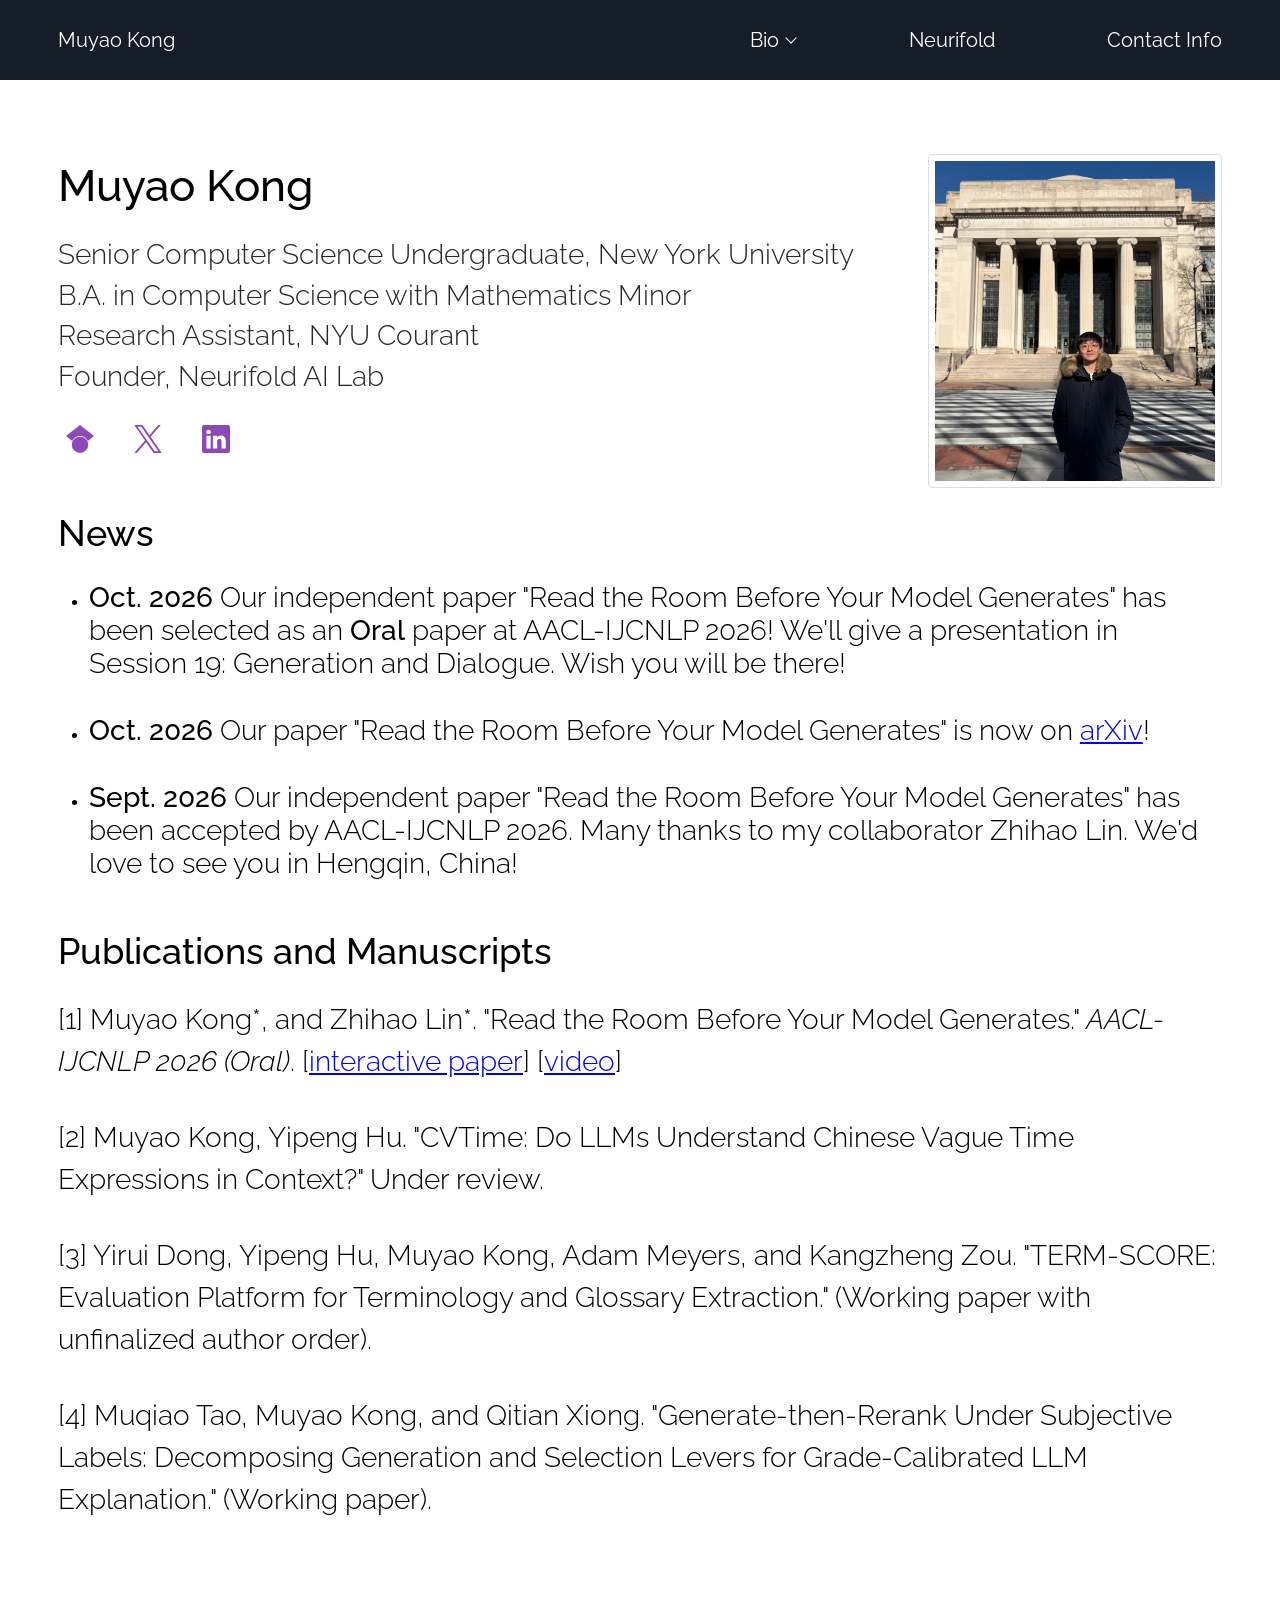
<file: index.html>
<!DOCTYPE html>
<html lang = "en">
    <head>
        <meta charset="UTF-8">
        <meta name = "viewport" content="width=device-width, initial-scale=1.0">
        <title>Muyao Kong</title>
        
        <link rel="stylesheet" href="./index.css?v=20261105-3">
        <link rel="stylesheet" href="./assets/site-nav.css?v=20261105-4">
        <link rel="stylesheet" href="./assets/publications.css?v=20261022-3">
    </head>
    
    <body>
        <nav id="navbar" aria-label="Primary navigation">
            <a class="logo" href="./index.html">Muyao Kong</a>
            <button class="menu-toggle" type="button" aria-expanded="false"
                aria-controls="primary-navigation" aria-label="Open navigation">
                <span class="menu-toggle-bar"></span>
                <span class="menu-toggle-bar"></span>
                <span class="menu-toggle-bar"></span>
            </button>
            <div class="nav-menu" id="primary-navigation">
                <ul class="nav-links">
                    <li class="nav-item nav-item--dropdown">
                        <button class="nav-group-toggle" type="button" aria-expanded="false"
                            aria-controls="bio-navigation">
                            Bio <span class="nav-chevron" aria-hidden="true"></span>
                        </button>
                        <ul class="nav-dropdown" id="bio-navigation">
                            <li><a href="./pages/research/research.html">Research</a></li>
                            <li><a href="./pages/publications/publications.html">Publications</a></li>
                            <li><a href="./pages/education/education.html">Education</a></li>
                            <li><a href="./pages/experiences/experiences.html">Experiences</a></li>
                            <li><a href="./pages/cv/cv.html">CV</a></li>
                        </ul>
                    </li>
                    <li class="nav-item">
                        <a class="nav-link" href="https://neurifold.org" target="_blank" rel="noopener noreferrer">Neurifold</a>
                    </li>
                    <li class="nav-item">
                        <a class="nav-link" href="./pages/contact-info/contact-info.html">Contact Info</a>
                    </li>
                </ul>
            </div>
        </nav>

        <main id="contents">
            <header>
                <div id="intro">
                    <div id="name-and-pic">
                        <div id="intro-copy">
                            <h1 id="name">Muyao Kong</h1>
                            <p>Senior Computer Science Undergraduate, New York University</p>
                            <p>B.A. in Computer Science with Mathematics Minor</p>
                            <p>Research Assistant, NYU Courant</p>
                            <p>Founder, Neurifold AI Lab</p>
                            <div class="social-links" aria-label="Social profiles">
                                <a href="https://scholar.google.com/citations?user=iKORqUAAAAAJ" target="_blank" rel="noopener noreferrer" aria-label="Google Scholar" title="Google Scholar">
                                    <svg viewBox="0 0 24 24" aria-hidden="true" focusable="false"><path d="M5.242 13.769L0 9.5 12 0l12 9.5-5.242 4.269C17.548 11.249 14.978 9.5 12 9.5c-2.977 0-5.548 1.748-6.758 4.269zM12 10a7 7 0 1 0 0 14 7 7 0 0 0 0-14z"/></svg>
                                </a>
                                <a href="https://x.com/MuyaoKong" target="_blank" rel="noopener noreferrer" aria-label="X" title="X">
                                    <svg viewBox="0 0 24 24" aria-hidden="true" focusable="false"><path d="M14.234 10.162 22.977 0h-2.072l-7.591 8.824L7.251 0H.258l9.168 13.343L.258 24H2.33l8.016-9.318L16.749 24h6.993zm-2.837 3.299-.929-1.329L3.076 1.56h3.182l5.965 8.532.929 1.329 7.754 11.09h-3.182z"/></svg>
                                </a>
                                <a href="https://www.linkedin.com/in/muyao-kong/" target="_blank" rel="noopener noreferrer" aria-label="LinkedIn" title="LinkedIn">
                                    <svg viewBox="0 0 16 16" aria-hidden="true" focusable="false"><path d="M0 1.146C0 .513.526 0 1.175 0h13.65C15.474 0 16 .513 16 1.146v13.708c0 .633-.526 1.146-1.175 1.146H1.175C.526 16 0 15.487 0 14.854zm4.943 12.248V6.169H2.542v7.225zm-1.2-8.212c.837 0 1.358-.554 1.358-1.248-.015-.709-.52-1.248-1.342-1.248S2.4 3.226 2.4 3.934c0 .694.521 1.248 1.327 1.248zm4.908 8.212V9.359c0-.216.016-.432.08-.586.173-.431.568-.878 1.232-.878.869 0 1.216.662 1.216 1.634v3.865h2.401V9.25c0-2.22-1.184-3.252-2.764-3.252-1.274 0-1.845.7-2.165 1.193v.025h-.016l.016-.025V6.169h-2.4c.03.678 0 7.225 0 7.225z"/></svg>
                                </a>
                            </div>
                        </div>
                        <div id="img-parent"><img src="./assets/Muyao_Kong.jpg?v=20261024-1" alt="Muyao Kong"></div>
                    </div>
                    
                </div>
            </header>

            <section id="news" aria-labelledby="news-title">
                <h1 id="news-title">News</h1>

                <ul>
                    <li>
                        <p><time datetime="2026-10">Oct. 2026</time> Our independent paper "Read the Room Before Your Model Generates" has been selected as an <strong class="news-highlight">Oral</strong> paper at AACL-IJCNLP 2026! We'll give a presentation in Session 19: Generation and Dialogue. Wish you will be there!</p>
                    </li>
                    <li>
                        <p><time datetime="2026-10">Oct. 2026</time> Our paper "Read the Room Before Your Model Generates" is now on <a href="https://arxiv.org/abs/2610.18820" target="_blank" rel="noopener noreferrer">arXiv</a>!</p>
                    </li>
                    <li>
                        <p><time datetime="2026-09">Sept. 2026</time> Our independent paper "Read the Room Before Your Model Generates" has been accepted by AACL-IJCNLP 2026. Many thanks to my collaborator Zhihao Lin. We'd love to see you in Hengqin, China!</p>
                    </li>
                </ul>
            </section>
    
            <div id="general-info" data-publications-source="./pages/research/research.json">
            </div>
        </main>
        <script src="./index.js"></script>
        <script src="./assets/publications.js?v=20261105-7"></script>
        <script src="./assets/site-nav.js?v=20260608-2"></script>
    </body>
</html>
</file>
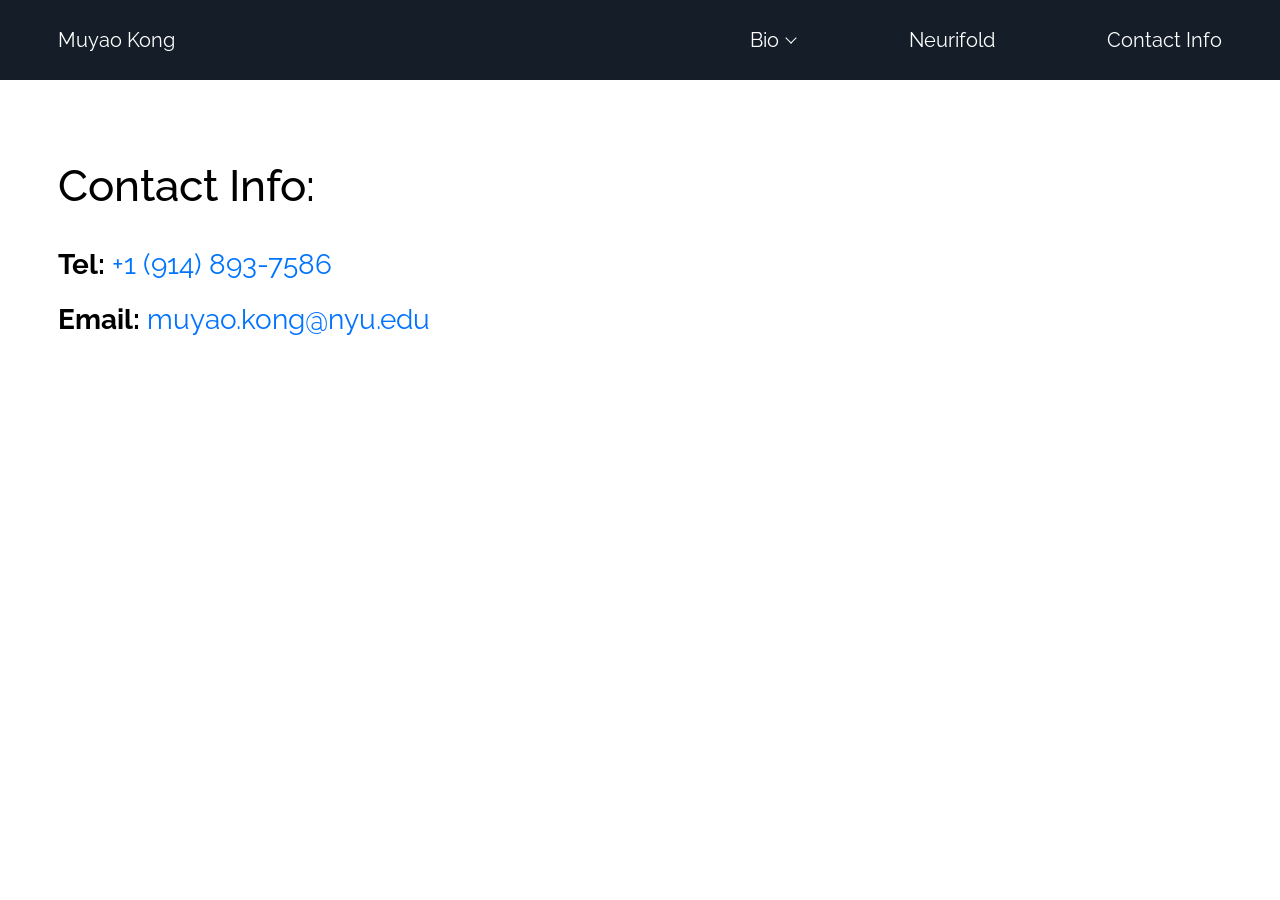
<file: pages/contact-info/contact-info.html>
<!DOCTYPE html>
<html lang="en">
<head>
    <meta charset="UTF-8">
    <meta name="viewport" content="width=device-width, initial-scale=1">
    <title>Contact Muyao</title>
    <link rel="stylesheet" href="./contact-info.css?v=20260608-3">
    <link rel="stylesheet" href="../../assets/site-nav.css?v=20261105-4">
</head>
<body>
    <nav id="navbar" aria-label="Primary navigation">
        <a class="logo" href="../../index.html">Muyao Kong</a>
        <button class="menu-toggle" type="button" aria-expanded="false"
            aria-controls="primary-navigation" aria-label="Open navigation">
            <span class="menu-toggle-bar"></span>
            <span class="menu-toggle-bar"></span>
            <span class="menu-toggle-bar"></span>
        </button>
        <div class="nav-menu" id="primary-navigation">
            <ul class="nav-links">
                <li class="nav-item nav-item--dropdown">
                    <button class="nav-group-toggle" type="button" aria-expanded="false"
                        aria-controls="bio-navigation">
                        Bio <span class="nav-chevron" aria-hidden="true"></span>
                    </button>
                    <ul class="nav-dropdown" id="bio-navigation">
                        <li><a href="../research/research.html">Research</a></li>
                        <li><a href="../publications/publications.html">Publications</a></li>
                        <li><a href="../education/education.html">Education</a></li>
                        <li><a href="../experiences/experiences.html">Experiences</a></li>
                        <li><a href="../cv/cv.html">CV</a></li>
                    </ul>
                </li>
                <li class="nav-item">
                    <a class="nav-link" href="https://neurifold.org" target="_blank" rel="noopener noreferrer">Neurifold</a>
                </li>
                <li class="nav-item">
                    <a class="nav-link" href="../contact-info/contact-info.html">Contact Info</a>
                </li>
            </ul>
        </div>
    </nav>

    <main id="contents">
        <header>
            <h1 class="title">Contact Info: </h1>
        </header>

        <div class="contact-details">
            <p><strong>Tel:</strong> <a href="tel:+19148937586">+1 (914) 893-7586</a></p>
            
            <div class="email">
                <p>
                    <strong>Email:</strong>
                    <a href="mailto:muyao.kong@nyu.edu">muyao.kong@nyu.edu</a>
                </p>
            </div>
        </div>
    </main>
  
    <script src="./contact-info.js"></script>
    <script src="../../assets/site-nav.js?v=20260608-2"></script>
</body>
</html>
</file>
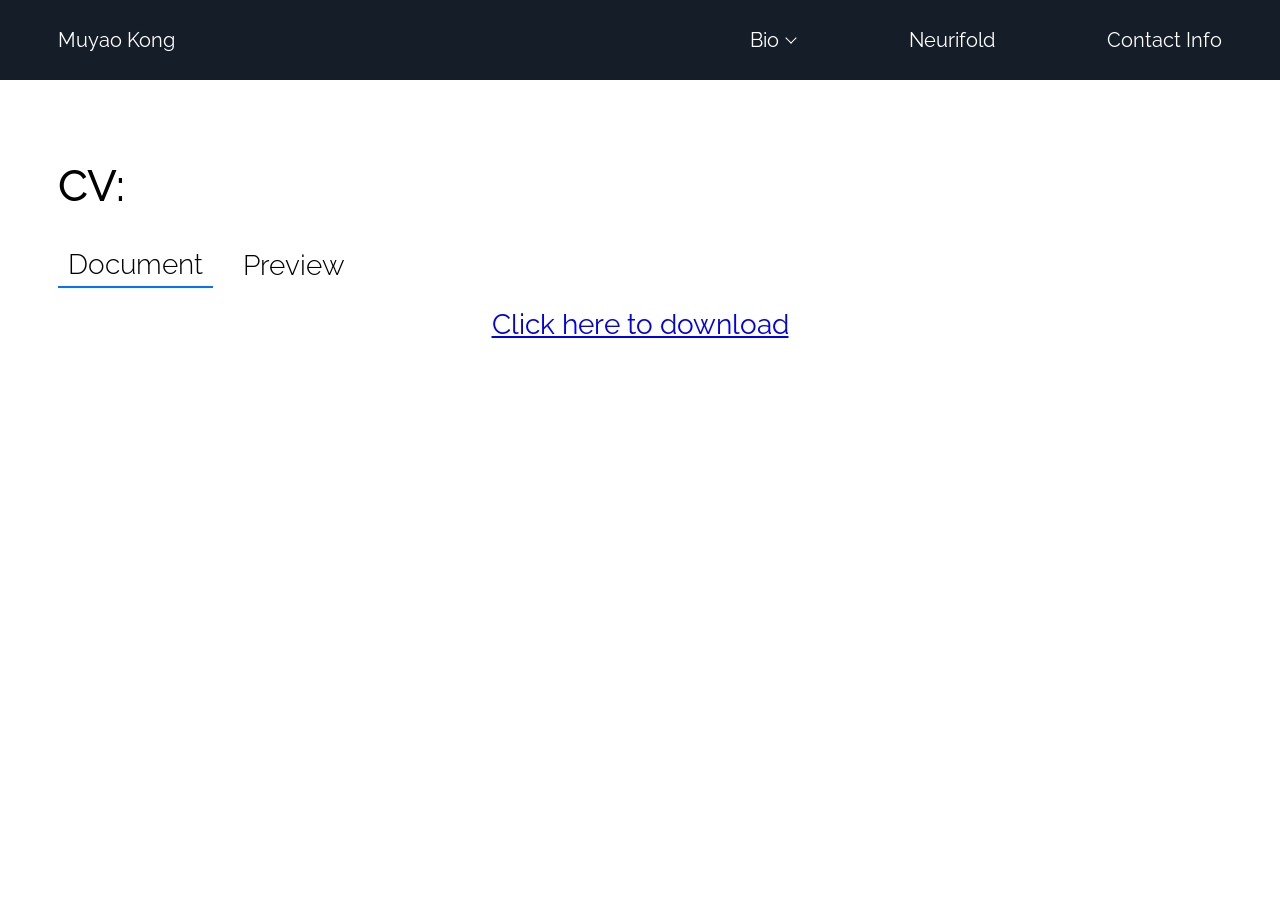
<file: pages/cv/cv.html>
<!DOCTYPE html>
<html lang="en">
<head>
    <meta charset="UTF-8">
    <meta name="viewport" content="width=device-width, initial-scale=1">
    <title>Muyao's CV</title>
    <link rel="stylesheet" href="./cv.css?v=20260608-3">
    <link rel="stylesheet" href="../../assets/site-nav.css?v=20261105-4">
</head>
<body>
    <nav id="navbar" aria-label="Primary navigation">
        <a class="logo" href="../../index.html">Muyao Kong</a>
        <button class="menu-toggle" type="button" aria-expanded="false"
            aria-controls="primary-navigation" aria-label="Open navigation">
            <span class="menu-toggle-bar"></span>
            <span class="menu-toggle-bar"></span>
            <span class="menu-toggle-bar"></span>
        </button>
        <div class="nav-menu" id="primary-navigation">
            <ul class="nav-links">
                <li class="nav-item nav-item--dropdown">
                    <button class="nav-group-toggle" type="button" aria-expanded="false"
                        aria-controls="bio-navigation">
                        Bio <span class="nav-chevron" aria-hidden="true"></span>
                    </button>
                    <ul class="nav-dropdown" id="bio-navigation">
                        <li><a href="../research/research.html">Research</a></li>
                        <li><a href="../publications/publications.html">Publications</a></li>
                        <li><a href="../education/education.html">Education</a></li>
                        <li><a href="../experiences/experiences.html">Experiences</a></li>
                        <li><a href="../cv/cv.html">CV</a></li>
                    </ul>
                </li>
                <li class="nav-item">
                    <a class="nav-link" href="https://neurifold.org" target="_blank" rel="noopener noreferrer">Neurifold</a>
                </li>
                <li class="nav-item">
                    <a class="nav-link" href="../contact-info/contact-info.html">Contact Info</a>
                </li>
            </ul>
        </div>
    </nav>


    <main id="contents">
        <header>
            <h1 class="title">CV:</h1>
        </header>

        <div class="tab-buttons">
            <button class="tab-button active" data-target="document-view">Document</button>
            <button class="tab-button" data-target="preview-view">Preview</button>
        </div>

        <section id="document-view" class="tab-content active">
            <a href="../../assets/CV_Muyao_Kong.pdf?v=20261105-2" download="CV_Muyao_Kong.pdf">Click here to download</a>
        </section>

        <section id="preview-view" class="tab-content">
            <embed
                src="../../assets/CV_Muyao_Kong.pdf?v=20261105-2"
                type="application/pdf"
                width="80%"
                height="1000px"
            >
        </section>
    </main>

    <script src="./cv.js"></script>
    <script src="../../assets/site-nav.js?v=20260608-2"></script>
</body>
</html>
</file>
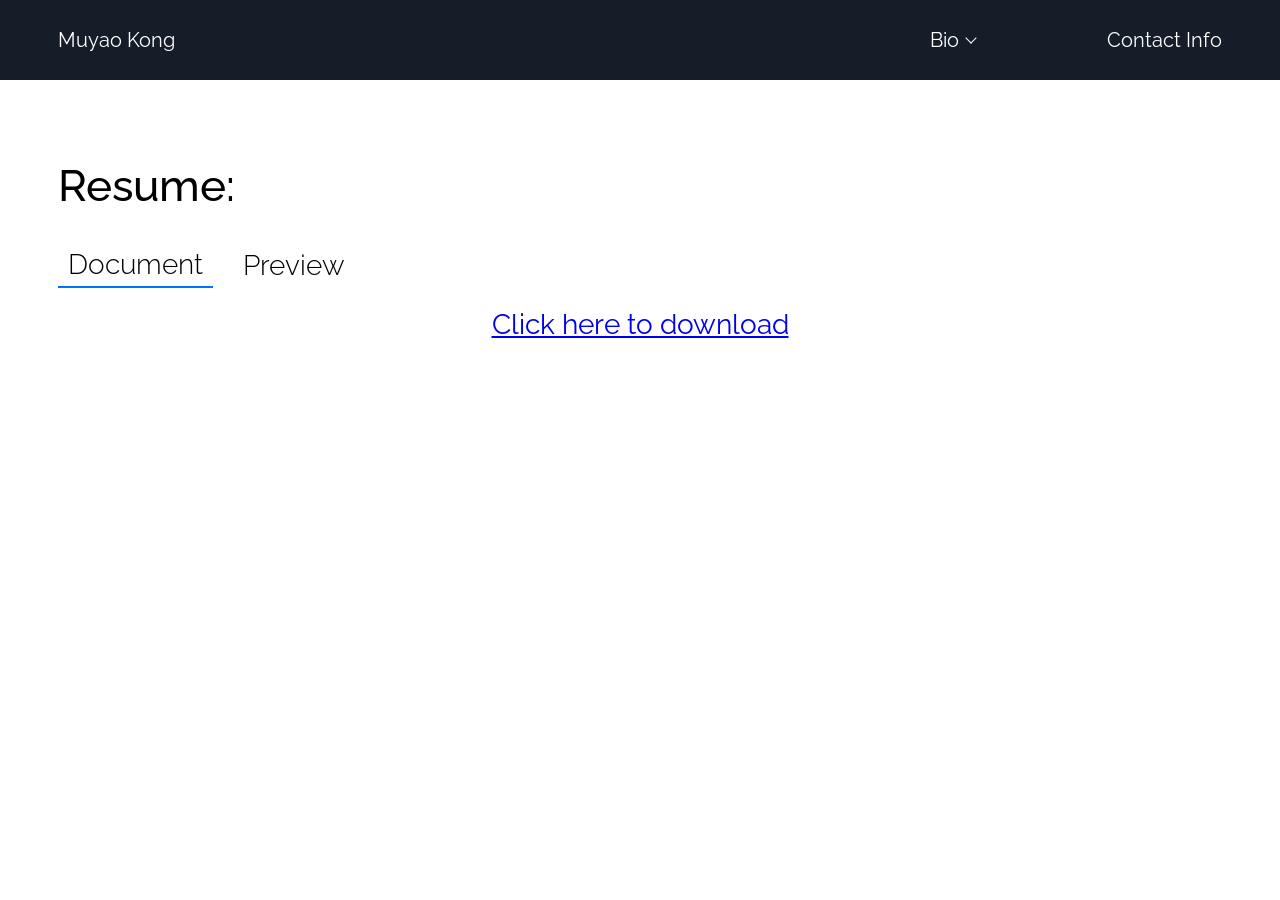
<file: pages/resume/resume.html>
<!DOCTYPE html>
<html lang="en">
<head>
    <meta charset="UTF-8">
    <meta name="viewport" content="width=device-width, initial-scale=1">
    <title>Muyao's Resume</title>
    <link rel="stylesheet" href="./resume.css?v=20260608-3">
    <link rel="stylesheet" href="../../assets/site-nav.css?v=20260608-3">
</head>
<body>
    <nav id="navbar" aria-label="Primary navigation">
        <a class="logo" href="../../index.html">Muyao Kong</a>
        <button class="menu-toggle" type="button" aria-expanded="false"
            aria-controls="primary-navigation" aria-label="Open navigation">
            <span class="menu-toggle-bar"></span>
            <span class="menu-toggle-bar"></span>
            <span class="menu-toggle-bar"></span>
        </button>
        <div class="nav-menu" id="primary-navigation">
            <ul class="nav-links">
                <li class="nav-item nav-item--dropdown">
                    <button class="nav-group-toggle" type="button" aria-expanded="false"
                        aria-controls="bio-navigation">
                        Bio <span class="nav-chevron" aria-hidden="true"></span>
                    </button>
                    <ul class="nav-dropdown" id="bio-navigation">
                        <li><a href="../research/research.html">Research</a></li>
                        <li><a href="../education/education.html">Education</a></li>
                        <li><a href="../experiences/experiences.html">Experiences</a></li>
                        <li><a href="../resume/resume.html">Resume</a></li>
                    </ul>
                </li>
                <li class="nav-item">
                    <a class="nav-link" href="../contact-info/contact-info.html">Contact Info</a>
                </li>
            </ul>
        </div>
    </nav>


    <main id="contents">
        <header>
            <h1 class="title">Resume:</h1>
        </header>

        <div class="tab-buttons">
            <button class="tab-button active" data-target="document-view">Document</button>
            <button class="tab-button" data-target="preview-view">Preview</button>
        </div>

        <section id="document-view" class="tab-content active">
            <a href="../../assets/Resume_Muyao_Kong.pdf" download="Resume_Muyao_Kong.pdf">Click here to download</a>
        </section>

        <section id="preview-view" class="tab-content">
            <embed
                src="../../assets/Resume_Muyao_Kong.pdf"
                type="application/pdf"
                width="80%"
                height="1000px"
            >
        </section>
    </main>

    <script src="./resume.js"></script>
    <script src="../../assets/site-nav.js?v=20260608-2"></script>
</body>
</html>
</file>
<file: index.css>
@import url('https://fonts.googleapis.com/css2?family=Raleway:ital,wght@0,100..900;1,100..900&display=swap');

:root {
    --color-navbar: #141d28;
    --color-white: #ffffff;
    --color-blue: #0073ff;
}

* {
    margin: 0px;
    padding: 0px;
}

#contents {
    padding: 160px 58px 50px 58px;
    font-size: var(--font-size-body);
}

#intro #greeting {
    display: flex;
    flex-direction: column;
    align-items: center;
    margin: 50px 0px 30px 0px;
    color: #010101;
    font-family: 'Raleway', sans-serif;
    font-weight: 200;
    font-size: var(--font-size-page-title);
    position: relative;
}

#intro #name-and-pic {
    display: flex;
    align-items: flex-start;
    justify-content: space-between;
    gap: 48px;
    margin: 0px 0px 8px 0px;
    position: relative;

}

#intro #name-and-pic #intro-copy {
    display: flex;
    flex-direction: column;
    align-items: flex-start;
    flex: 1;
    min-width: 0;
}

#intro #name-and-pic #name {
    margin: 0px 0px 24px 0px;
    padding: 0px;
    color:#010101;
    font-family: 'Raleway', sans-serif;
    font-weight: 500;
    font-size: var(--font-size-page-title);
    position: relative;
}

#intro #name-and-pic p {
    margin: 0px;
    padding: 0px;
    color: #24272c;
    font-family: 'Raleway', sans-serif;
    font-size: var(--font-size-body);
    font-weight: 300;
    line-height: 1.45;
}

#intro #name-and-pic a {
    color: #8b4ab8;
    text-decoration: none;
}

#intro #name-and-pic a:hover {
    color: var(--color-blue);
}

#intro #name-and-pic .social-links {
    display: flex;
    flex-wrap: wrap;
    align-items: center;
    gap: 8px 24px;
    margin-top: 20px;
}

#intro #name-and-pic .social-links a {
    display: inline-flex;
    align-items: center;
    justify-content: center;
    gap: 8px;
    min-width: 44px;
    min-height: 44px;
    font-family: 'Raleway', sans-serif;
    font-size: var(--font-size-nav);
    font-weight: 400;
    line-height: 1.2;
}

#intro #name-and-pic .social-links svg {
    flex: 0 0 28px;
    width: 28px;
    height: 28px;
    fill: currentColor;
}

#intro #name-and-pic .social-links a:focus-visible {
    outline: 2px solid var(--color-blue);
    outline-offset: 4px;
    border-radius: 2px;
}

#intro #name-and-pic .intro-email {
    margin-top: 42px;
    font-size: var(--font-size-body);
}

#intro #name-and-pic .intro-link {
    margin-top: 44px;
    font-size: var(--font-size-body);
}

#intro #name-and-pic #img-parent {
    flex: 0 0 280px;
    margin: -6px 0px 0px 0px;
    max-width: 280px;
    padding: 6px;
    border: 1px solid #d8dee6;
    border-radius: 4px;
    overflow: hidden;
    box-shadow: none;
}

#intro #name-and-pic img{
    display: block;
    width: 100%;
    height: 320px;
    object-fit: cover;
    object-position: center 55%;
    transform: none;
    transition: transform 0.5s ease; 
    
}

#intro #name-and-pic img:hover {
    transform: scale(1.02);
}

#navbar {
    background-color: var(--color-navbar);
    height: 80px;
    width: 100%;
    display: flex;
    justify-content: space-between;
    align-items: center;
    padding: 0 58px;
    box-sizing: border-box;
    top: 0;
    position: fixed;
    z-index: 9999;
}

#navbar .logo {
    display: flex;
    align-items: center;
    color: var(--color-white);
    font-family: 'Raleway', sans-serif;
    font-size: 20px;
    font-weight: 400;
    cursor: pointer;
    transition: all 0.3s ease;
}

#navbar .logo:hover {
    color: var(--color-blue);
}

#navbar ul {
    list-style: none;
    display: flex;
    justify-content: center;
    padding: 0px;
}

#navbar ul li {
    list-style: none;
    width: 120px;
    padding: 10px 30px;
    text-align: center;
    position: relative;

}

#navbar ul li a {
    color: var(--color-white);
    text-decoration: none;
    font-family: 'Raleway', sans-serif;
    font-size: 20px;
    transition: all 0.3s;
}

#navbar ul li a:hover{
    color: var(--color-blue);
}

.dropdown-1 {
    display: none;
    opacity: 0;
    transition: fadeIn 2s ease-in-out;
}

@keyframes fadeIn{
    from {
        opacity: 0;
    }

    to {
        opacity: 1;
    }
}

/* 目前来说做不到fadeout 因为这个的实现必须是在display非none的情况下 
也就是说要使用visibility: hidden 但是没有办法把二级菜单分开 所以
使用hidden会导致整个一级菜单栏被挤到上面去

md我已经尽力了 */

/* @keyframes fadeOut{
    from {
        opacity: 1;
    }

    to {
        opacity: 0;
    }
} */

#navbar ul li:hover .dropdown-1 {
    display: block;
    position: absolute;
    left: 0;
    top: 100%;
    background-color: var(--color-navbar);
    animation: fadeIn 0.3s forwards;

}

/* #navbar ul li:not(:hover) .dropdown-1 {
    animation: fadeOut 0.3s forwards;
    animation-delay: 0.5s;
} */

#navbar ul li:hover .dropdown-1 li {
    margin: 15px;
}

.dropdown-2 {
    display: none;
    opacity: 0;
    transition: fadeIn 2s ease-in-out;
}

#navbar ul li:hover .dropdown-2 {
    display: block;
    position: absolute;
    left: 0;
    top: 100%;
    background-color: var(--color-navbar);
    animation: fadeIn 0.3s forwards;
}

#navbar ul li:hover .dropdown-2 li {
    margin: 10px;
}

#news,
#general-info {
    padding: 16px 0px 0px 0px;
    margin-bottom: 3vh;
}

#news h1 {
    font-size: var(--font-size-section-title);
    font-family: 'Raleway', sans-serif;
    font-weight: 500;
}

#news ul li {
    margin-top: 20px;
    list-style: none;
}

#news ul li p {
    padding: 7px 0;
    font-size: var(--font-size-body);
    font-family: 'Raleway', sans-serif;
    font-weight: 300;
}

#news ul {
    padding-left: 1.1em;
}

#news ul li {
    list-style: disc;
}

#news ul li::marker {
    font-size: 0.65em;
}

#news time,
#news .news-highlight {
    font-weight: 500;
}

/* Tablet (768px and below) */
@media (max-width: 768px) {
    #navbar {
        padding: 0 24px;
        height: 70px;
    }

    #navbar .logo {
        font-size: 18px;
    }

    #navbar ul li {
        width: auto;
        padding: 8px 16px;
    }

    #navbar ul li a {
        font-size: 16px;
    }

    #contents {
        padding: 100px 24px 40px 24px;
        font-size: var(--font-size-body);
    }

    #intro #greeting {
        font-size: var(--font-size-page-title);
        margin: 40px 0px 24px 0px;
    }

    #intro #name-and-pic {
        flex-direction: column;
        gap: 24px;
        margin: 0px 0px 20px 0px;
    }

    #intro #name-and-pic #name {
        font-size: var(--font-size-page-title);
        margin: 0px 0px 16px 0px;
    }

    #intro #name-and-pic p {
        font-size: var(--font-size-body);
        line-height: 1.4;
    }

    #intro #name-and-pic .intro-email {
        margin-top: 24px;
        font-size: var(--font-size-body);
    }

    #intro #name-and-pic .intro-link {
        margin-top: 24px;
        font-size: var(--font-size-body);
    }

    #intro #name-and-pic #img-parent {
        flex: none;
        width: min(100%, 280px);
        margin: 0px;
        padding: 5px;
        align-self: center;
    }

    #intro #name-and-pic img {
        height: auto;
        aspect-ratio: 1 / 1;
    }

    #news h1 {
        font-size: var(--font-size-section-title);
    }

    #news ul li p {
        font-size: var(--font-size-body);
    }
}

/* Mobile (480px and below) */
@media (max-width: 480px) {
    #navbar {
        padding: 0 16px;
        height: 65px;
    }

    #navbar .logo {
        font-size: 16px;
    }

    #navbar ul li {
        padding: 6px 12px;
    }

    #navbar ul li a {
        font-size: 14px;
    }

    #navbar ul li:hover .dropdown-1 li {
        margin: 10px;
    }

    #navbar ul li:hover .dropdown-2 li {
        margin: 8px;
    }

    #contents {
        padding: 85px 16px 30px 16px;
        font-size: var(--font-size-body);
    }

    #intro #greeting {
        font-size: var(--font-size-page-title);
        margin: 30px 0px 20px 0px;
    }

    #intro #name-and-pic {
        gap: 16px;
        margin: 0px;
    }

    #intro #name-and-pic #name {
        font-size: var(--font-size-page-title);
        margin: 0px 0px 12px 0px;
    }

    #intro #name-and-pic p {
        font-size: var(--font-size-body);
        line-height: 1.35;
    }

    #intro #name-and-pic .intro-email {
        margin-top: 18px;
        font-size: var(--font-size-body);
    }

    #intro #name-and-pic .intro-link {
        margin-top: 18px;
        font-size: var(--font-size-body);
    }

    #intro #name-and-pic #img-parent {
        width: min(100%, 240px);
        padding: 4px;
    }

    #news,
    #general-info {
        margin-bottom: 2vh;
    }

    #news h1 {
        font-size: var(--font-size-section-title);
    }

    #news ul li {
        margin-top: 16px;
    }

    #news ul li p {
        font-size: var(--font-size-body);
        line-height: 1.5;
    }
}
</file>
<file: assets/site-nav.css>
:root {
    --nav-height: 80px;
    --nav-mobile-height: 68px;
    --nav-panel: #141d28;
    --nav-panel-light: #1c2938;
    --nav-text: #ffffff;
    --nav-accent: #4da0ff;
    --font-size-nav: 20px;
    --font-size-page-title: 44px;
    --font-size-section-title: 36px;
    --font-size-body: 28px;
}

html {
    scroll-padding-top: calc(var(--nav-height) + 24px);
}

body {
    min-width: 0;
    overflow-x: hidden;
}

#navbar {
    position: fixed;
    inset: 0 0 auto;
    z-index: 9999;
    display: flex;
    width: 100%;
    height: var(--nav-height);
    box-sizing: border-box;
    align-items: center;
    justify-content: space-between;
    padding: 0 58px;
    background: var(--nav-panel);
}

#navbar .logo {
    display: inline-flex;
    align-items: center;
    min-height: 44px;
    color: var(--nav-text);
    font-family: "Raleway", sans-serif;
    font-size: var(--font-size-nav);
    font-weight: 400;
    text-decoration: none;
    transition: color 0.2s ease;
}

#navbar .logo:hover,
#navbar .logo:focus-visible,
#navbar .nav-link:hover,
#navbar .nav-link:focus-visible,
#navbar .nav-group-toggle:hover,
#navbar .nav-group-toggle:focus-visible {
    color: var(--nav-accent);
}

#navbar .logo:focus-visible,
#navbar .nav-link:focus-visible,
#navbar .nav-group-toggle:focus-visible,
#navbar .menu-toggle:focus-visible {
    outline: 2px solid var(--nav-accent);
    outline-offset: 4px;
}

#navbar .menu-toggle {
    display: none;
    width: 44px;
    height: 44px;
    padding: 10px;
    border: 0;
    border-radius: 6px;
    background: transparent;
    color: var(--nav-text);
    cursor: pointer;
}

#navbar .menu-toggle-bar {
    display: block;
    width: 24px;
    height: 2px;
    margin: 5px 0;
    border-radius: 2px;
    background: currentColor;
    transition: transform 0.25s ease, opacity 0.2s ease;
}

#navbar .nav-menu {
    display: block;
}

#navbar .nav-links {
    display: flex;
    align-items: center;
    gap: 0;
    margin: 0;
    padding: 0;
    list-style: none;
}

#navbar .nav-item {
    position: relative;
    width: 120px;
    margin: 0;
    padding: 10px 30px;
    text-align: center;
    list-style: none;
}

#navbar .nav-link,
#navbar .nav-group-toggle {
    display: inline-flex;
    width: 100%;
    min-height: 0;
    box-sizing: border-box;
    align-items: center;
    justify-content: center;
    gap: 8px;
    padding: 0;
    border: 0;
    background: transparent;
    color: var(--nav-text);
    font-family: "Raleway", sans-serif;
    font-size: var(--font-size-nav);
    font-weight: 400;
    line-height: 1.2;
    text-decoration: none;
    cursor: pointer;
    transition: color 0.2s ease, background-color 0.2s ease;
}

#navbar .nav-chevron {
    display: block;
    width: 7px;
    height: 7px;
    border-right: 1.5px solid currentColor;
    border-bottom: 1.5px solid currentColor;
    transform: translateY(-2px) rotate(45deg);
    transition: transform 0.2s ease;
}

#navbar .nav-dropdown {
    position: absolute;
    top: 100%;
    left: 50%;
    display: block;
    width: max-content;
    min-width: 190px;
    margin: 0;
    padding: 8px;
    border: 1px solid rgb(255 255 255 / 10%);
    border-radius: 8px;
    background: var(--nav-panel-light);
    box-shadow: 0 12px 30px rgb(0 0 0 / 22%);
    list-style: none;
    opacity: 0;
    visibility: hidden;
    transform: translate(-50%, -6px);
    pointer-events: none;
    transition: opacity 0.2s ease, transform 0.2s ease, visibility 0.2s;
}

#navbar .nav-dropdown li {
    width: auto;
    margin: 0;
    padding: 0;
    text-align: center;
}

#navbar .nav-dropdown a {
    display: block;
    padding: 14px 14px;
    border-radius: 5px;
    color: var(--nav-text);
    font-family: "Raleway", sans-serif;
    font-size: var(--font-size-nav);
    line-height: 1.3;
    text-decoration: none;
    transition: color 0.2s ease, background-color 0.2s ease;
}

#navbar .nav-dropdown a:hover,
#navbar .nav-dropdown a:focus-visible {
    background: rgb(255 255 255 / 8%);
    color: var(--nav-accent);
    outline: none;
}

#navbar .nav-item--dropdown:hover .nav-dropdown,
#navbar .nav-item--dropdown:focus-within .nav-dropdown,
#navbar .nav-item--dropdown.is-open .nav-dropdown {
    opacity: 1;
    visibility: visible;
    transform: translate(-50%, 0);
    pointer-events: auto;
}

#navbar .nav-item--dropdown:hover .nav-chevron,
#navbar .nav-item--dropdown:focus-within .nav-chevron,
#navbar .nav-item--dropdown.is-open .nav-chevron {
    transform: translateY(2px) rotate(225deg);
}

@media (min-width: 769px) {
    #navbar .nav-links > .nav-item:last-child {
        padding-left: 60px;
        padding-right: 0;
    }

    #navbar .nav-links > .nav-item:last-child > .nav-link {
        justify-content: flex-end;
    }
}

@media (max-width: 768px) {
    :root {
        --nav-height: var(--nav-mobile-height);
        --font-size-nav: 17px;
        --font-size-page-title: 32px;
        --font-size-section-title: 28px;
        --font-size-body: 18px;
    }

    html {
        scroll-padding-top: calc(var(--nav-mobile-height) + 16px);
    }

    #navbar {
        height: var(--nav-mobile-height);
        padding: 0 20px;
    }

    #navbar .logo {
        font-size: 18px;
    }

    #navbar .menu-toggle {
        display: block;
        flex: 0 0 auto;
    }

    #navbar .menu-toggle[aria-expanded="true"] .menu-toggle-bar:nth-child(1) {
        transform: translateY(7px) rotate(45deg);
    }

    #navbar .menu-toggle[aria-expanded="true"] .menu-toggle-bar:nth-child(2) {
        opacity: 0;
    }

    #navbar .menu-toggle[aria-expanded="true"] .menu-toggle-bar:nth-child(3) {
        transform: translateY(-7px) rotate(-45deg);
    }

    #navbar .nav-menu {
        position: fixed;
        inset: var(--nav-mobile-height) 0 auto;
        max-height: 0;
        overflow: hidden;
        border-top: 1px solid rgb(255 255 255 / 10%);
        background: var(--nav-panel);
        box-shadow: 0 14px 30px rgb(0 0 0 / 18%);
        opacity: 0;
        visibility: hidden;
        pointer-events: none;
        transition: max-height 0.3s ease, opacity 0.2s ease, visibility 0.3s;
    }

    #navbar .nav-menu.is-open {
        height: auto;
        max-height: calc(100dvh - var(--nav-mobile-height));
        overflow-y: auto;
        opacity: 1;
        visibility: visible;
        pointer-events: auto;
    }

    #navbar .nav-links {
        display: flex;
        flex-direction: column;
        align-items: stretch;
        justify-content: flex-start;
        gap: 0;
        padding: 10px 16px 18px;
    }

    #navbar .nav-item {
        width: 100%;
        padding: 0;
    }

    #navbar .nav-link,
    #navbar .nav-group-toggle {
        width: 100%;
        min-height: 48px;
        justify-content: space-between;
        padding: 12px 10px;
        border-radius: 6px;
        font-size: var(--font-size-nav);
        text-align: left;
    }

    #navbar .nav-chevron {
        display: block;
    }

    #navbar .nav-link:hover,
    #navbar .nav-link:focus-visible,
    #navbar .nav-group-toggle:hover,
    #navbar .nav-group-toggle:focus-visible {
        background: rgb(255 255 255 / 7%);
    }

    #navbar .nav-dropdown {
        position: static;
        left: auto;
        display: none;
        width: 100%;
        min-width: 0;
        box-sizing: border-box;
        overflow: visible;
        margin: 0;
        padding: 0 10px;
        border: 0;
        border-radius: 0;
        background: transparent;
        box-shadow: none;
        opacity: 1;
        visibility: visible;
        transform: none !important;
        pointer-events: none;
        transition: none;
    }

    #navbar .nav-item--dropdown:hover .nav-dropdown,
    #navbar .nav-item--dropdown:focus-within .nav-dropdown {
        display: none;
        padding-top: 0;
        padding-bottom: 0;
        pointer-events: none;
    }

    #navbar .nav-item--dropdown.is-open .nav-dropdown,
    #navbar .nav-item--dropdown.is-open:hover .nav-dropdown,
    #navbar .nav-item--dropdown.is-open:focus-within .nav-dropdown {
        display: block;
        padding-top: 2px;
        padding-bottom: 8px;
        pointer-events: auto;
    }

    #navbar .nav-dropdown li {
        display: block;
        width: 100%;
    }

    #navbar .nav-dropdown a {
        display: flex;
        width: 100%;
        min-height: 48px;
        box-sizing: border-box;
        align-items: center;
        justify-content: flex-start;
        padding: 12px 14px;
        color: #ffffff;
        opacity: 1;
        visibility: visible;
        font-size: var(--font-size-nav);
        line-height: 1.4;
        text-align: left;
    }

    #navbar .nav-dropdown a:hover,
    #navbar .nav-dropdown a:focus-visible {
        color: var(--nav-accent);
    }

    #contents {
        width: 100%;
        box-sizing: border-box;
        padding-top: calc(var(--nav-mobile-height) + 28px);
        padding-right: 20px;
        padding-left: 20px;
    }
}

@media (max-width: 480px) {
    :root {
        --font-size-page-title: 24px;
        --font-size-section-title: 22px;
        --font-size-body: 16px;
    }

    #navbar {
        padding: 0 14px 0 16px;
    }

    #navbar .logo {
        font-size: 17px;
    }

    #navbar .nav-links {
        padding-right: 10px;
        padding-left: 10px;
    }

    #contents {
        padding-top: calc(var(--nav-mobile-height) + 20px);
        padding-right: 16px;
        padding-bottom: 32px;
        padding-left: 16px;
    }
}

@media (prefers-reduced-motion: reduce) {
    #navbar *,
    #navbar *::before,
    #navbar *::after {
        scroll-behavior: auto !important;
        transition-duration: 0.01ms !important;
    }
}
</file>
<file: assets/publications.css>
#contents .publication-section {
    margin-bottom: 44px;
}

#contents .publication-section h1 {
    margin-bottom: 16px;
    font-family: "Raleway", sans-serif;
    font-size: var(--font-size-section-title);
    font-weight: 500;
}

#contents .publication-section p {
    padding: 7px 0;
    font-family: "Raleway", sans-serif;
    font-size: var(--font-size-body);
    font-weight: 300;
    line-height: 1.5;
}

#contents .publication-section ul li {
    margin-top: 20px;
    list-style: none;
}

#contents .publication-section .publication-venue {
    font-style: italic;
}

@media (max-width: 768px) {
    #contents .publication-section {
        margin-bottom: 32px;
    }

    #contents .publication-section h1 {
        margin-bottom: 12px;
    }

    #contents .publication-section p {
        padding: 6px 0;
    }

    #contents .publication-section ul li {
        margin-top: 16px;
    }
}

@media (max-width: 480px) {
    #contents .publication-section {
        margin-bottom: 24px;
    }

    #contents .publication-section h1 {
        margin-bottom: 10px;
    }

    #contents .publication-section p {
        padding: 5px 0;
        overflow-wrap: anywhere;
    }

    #contents .publication-section ul li {
        margin-top: 12px;
    }
}
</file>
<file: pages/contact-info/contact-info.css>
@import url('https://fonts.googleapis.com/css2?family=Raleway:wght@200;400;500&display=swap');

:root {
  --color-navbar: #141d28;
  --color-white:  #ffffff;
  --color-blue:   #0073ff;
}

* {
    margin: 0;
    padding: 0;
}

@font-face {
    font-family: 'Raleway', sans-serif;
    src: url('https://fonts.googleapis.com/css2?family=Raleway:wght@200;400;500&display=swap');
}

#navbar {
    background-color: var(--color-navbar);
    height: 80px;
    width: 100%;
    display: flex;
    justify-content: space-between;
    align-items: center;
    padding: 0 58px;
    box-sizing: border-box;
    top: 0;
    position: fixed;
    z-index: 9999;
}

#navbar .logo {
    display: flex;
    align-items: center;
    color: var(--color-white);
    font-family: 'Raleway', sans-serif;
    font-size: 20px;
    font-weight: 400;
    cursor: pointer;
    transition: all 0.3s ease;
}

#navbar .logo:hover {
    color: var(--color-blue);
}

#navbar ul {
    list-style: none;
    display: flex;
    justify-content: center;
    padding: 0px;
}

#navbar ul li {
    list-style: none;
    width: 120px;
    padding: 10px 30px;
    text-align: center;
    position: relative;

}

#navbar ul li a {
    color: var(--color-white);
    text-decoration: none;
    font-family: 'Raleway', sans-serif;
    font-size: 20px;
    transition: all 0.3s;
}

#navbar ul li a:hover{
    color: var(--color-blue);
}

.dropdown-1 {
    display: none;
    opacity: 0;
    transition: fadeIn 2s ease-in-out;
}

@keyframes fadeIn{
    from {
        opacity: 0;
    }

    to {
        opacity: 1;
    }
}

/* 目前来说做不到fadeout 因为这个的实现必须是在display非none的情况下 
也就是说要使用visibility: hidden 但是没有办法把二级菜单分开 所以
使用hidden会导致整个一级菜单栏被挤到上面去

md我已经尽力了 */

/* @keyframes fadeOut{
    from {
        opacity: 1;
    }

    to {
        opacity: 0;
    }
} */

#navbar ul li:hover .dropdown-1 {
    display: block;
    position: absolute;
    left: 0;
    top: 100%;
    background-color: var(--color-navbar);
    animation: fadeIn 0.3s forwards;

}

/* #navbar ul li:not(:hover) .dropdown-1 {
    animation: fadeOut 0.3s forwards;
    animation-delay: 0.5s;
} */

#navbar ul li:hover .dropdown-1 li {
    margin: 15px;
}

.dropdown-2 {
    display: none;
    opacity: 0;
    transition: fadeIn 2s ease-in-out;
}

#navbar ul li:hover .dropdown-2 {
    display: block;
    position: absolute;
    left: 0;
    top: 100%;
    background-color: var(--color-navbar);
    animation: fadeIn 0.3s forwards;
}

#navbar ul li:hover .dropdown-2 li {
    margin: 10px;
}

#contents {
    font-family: "Raleway", sans-serif;
    font-size: var(--font-size-body);
    padding: 160px 58px 50px 58px;
    margin: 0px;
}

#contents .title {
    font-size: var(--font-size-page-title);
    font-family: "Raleway", sans-serif;
    font-weight: 500;
    margin-bottom: 32px;
}

.contact-details {
    font-size: var(--font-size-body);
    line-height: 1.6;
}

.contact-details p {
    margin-bottom: 10px;
}

.contact-details a {
    color: var(--color-blue);
    text-decoration: none;
}

.contact-details a:visited {
    color: #551A8B;
}

.contact-details a:hover {
    text-decoration: underline;
}

.contact-details a:active {
    color: var(--color-navbar);
}

/* Tablet (768px and below) */
@media (max-width: 768px) {
    #navbar {
        padding: 0 24px;
        height: 70px;
    }

    #navbar .logo {
        font-size: 18px;
    }

    #navbar ul li {
        width: auto;
        padding: 8px 16px;
    }

    #navbar ul li a {
        font-size: 16px;
    }

    #contents {
        padding: 100px 24px 40px 24px;
        font-size: var(--font-size-body);
    }

    #contents .title {
        font-size: var(--font-size-page-title);
        margin-bottom: 24px;
    }

    .contact-details {
        font-size: var(--font-size-body);
        line-height: 1.5;
    }

    .contact-details p {
        margin-bottom: 16px;
    }
}

/* Mobile (480px and below) */
@media (max-width: 480px) {
    #navbar {
        padding: 0 16px;
        height: 65px;
    }

    #navbar .logo {
        font-size: 16px;
    }

    #navbar ul {
        flex-direction: column;
        align-items: flex-end;
        gap: 4px;
    }

    #navbar ul li {
        padding: 6px 12px;
        width: auto;
    }

    #navbar ul li a {
        font-size: 14px;
    }

    #navbar ul li:hover .dropdown-1 li {
        margin: 10px;
    }

    #navbar ul li:hover .dropdown-2 li {
        margin: 8px;
    }

    #contents {
        padding: 85px 16px 30px 16px;
        font-size: var(--font-size-body);
    }

    #contents .title {
        font-size: var(--font-size-page-title);
        margin-bottom: 18px;
    }

    .contact-details {
        font-size: var(--font-size-body);
        line-height: 1.4;
    }

    .contact-details p {
        margin-bottom: 12px;
    }

    .contact-details a {
        overflow-wrap: anywhere;
    }
}
</file>
<file: pages/cv/cv.css>
@import url('https://fonts.googleapis.com/css2?family=Raleway:ital,wght@0,100..900;1,100..900&display=swap');

:root {
  --color-navbar: #141d28;
  --color-white:  #ffffff;
  --color-blue:   #0073ff;
}

* {
  margin: 0;
  padding: 0;
}

@font-face {
    font-family: 'Raleway', sans-serif;
    src: url('https://fonts.googleapis.com/css2?family=Raleway:wght@200;400;500&display=swap');
}

#navbar {
    background-color: var(--color-navbar);
    height: 80px;
    width: 100%;
    display: flex;
    justify-content: space-between;
    align-items: center;
    padding: 0 58px;
    box-sizing: border-box;
    top: 0;
    position: fixed;
    z-index: 9999;
}

#navbar .logo {
    display: flex;
    align-items: center;
    color: var(--color-white);
    font-family: 'Raleway', sans-serif;
    font-size: 20px;
    font-weight: 400;
    cursor: pointer;
    transition: all 0.3s ease;
}

#navbar .logo:hover {
    color: var(--color-blue);
}

#navbar ul {
    list-style: none;
    display: flex;
    justify-content: center;
    padding: 0px;
}

#navbar ul li {
    list-style: none;
    width: 120px;
    padding: 10px 30px;
    text-align: center;
    position: relative;

}

#navbar ul li a {
    color: var(--color-white);
    text-decoration: none;
    font-family: 'Raleway', sans-serif;
    font-size: 20px;
    transition: all 0.3s;
}

#navbar ul li a:hover{
    color: var(--color-blue);
}

.dropdown-1 {
    display: none;
    opacity: 0;
    transition: fadeIn 2s ease-in-out;
}

@keyframes fadeIn{
    from {
        opacity: 0;
    }

    to {
        opacity: 1;
    }
}

/* 目前来说做不到fadeout 因为这个的实现必须是在display非none的情况下 
也就是说要使用visibility: hidden 但是没有办法把二级菜单分开 所以
使用hidden会导致整个一级菜单栏被挤到上面去

md我已经尽力了 */

/* @keyframes fadeOut{
    from {
        opacity: 1;
    }

    to {
        opacity: 0;
    }
} */

#navbar ul li:hover .dropdown-1 {
    display: block;
    position: absolute;
    left: 0;
    top: 100%;
    background-color: var(--color-navbar);
    animation: fadeIn 0.3s forwards;

}

/* #navbar ul li:not(:hover) .dropdown-1 {
    animation: fadeOut 0.3s forwards;
    animation-delay: 0.5s;
} */

#navbar ul li:hover .dropdown-1 li {
    margin: 15px;
}

.dropdown-2 {
    display: none;
    opacity: 0;
    transition: fadeIn 2s ease-in-out;
}

#navbar ul li:hover .dropdown-2 {
    display: block;
    position: absolute;
    left: 0;
    top: 100%;
    background-color: var(--color-navbar);
    animation: fadeIn 0.3s forwards;
}

#navbar ul li:hover .dropdown-2 li {
    margin: 10px;
}

#contents {
    font-family: "Raleway", sans-serif;
    font-size: var(--font-size-body);
    padding: 160px 58px 50px 58px;
    margin: 0px;
}

#contents .title {
    font-size: var(--font-size-page-title);
    font-family: "Raleway", sans-serif;
    font-weight: 500;
    margin-bottom: 32px;
}

.tab-buttons {
  display: flex;
  gap: 20px;
  margin-bottom: 20px;
}

.tab-button {
  background: none;
  border: none;
  font-family: "Raleway", sans-serif;
  font-size: var(--font-size-body);
  font-weight: 300;
  cursor: pointer;
  padding: 5px 10px;
}

.tab-button.active {
  font-weight: 300;
  border-bottom: 2px solid var(--color-blue);
}

.tab-content {
  display: none;
}

.tab-content.active {
    display: flex;
    justify-content: center;
    align-items: center;
    font-size: var(--font-size-body);
}

#preview-view.active {
    display: flex;
    justify-content: center;
    align-items: center;
}

#preview-view embed {
    display: block;
    max-width: 100%;
}

/* Tablet (768px and below) */
@media (max-width: 768px) {
    #navbar {
        padding: 0 24px;
        height: 70px;
    }

    #navbar .logo {
        font-size: 18px;
    }

    #navbar ul li {
        width: auto;
        padding: 8px 16px;
    }

    #navbar ul li a {
        font-size: 16px;
    }

    #contents {
        padding: 100px 24px 40px 24px;
        font-size: var(--font-size-body);
    }

    #contents .title {
        font-size: var(--font-size-page-title);
        margin-bottom: 24px;
    }

    .tab-buttons {
        gap: 16px;
        margin-bottom: 16px;
        flex-wrap: wrap;
    }

    .tab-button {
        font-size: var(--font-size-body);
        padding: 6px 10px;
    }

    .tab-content {
        font-size: var(--font-size-body);
    }

    #preview-view,
    #preview-view embed {
        width: 100%;
    }

    #preview-view embed {
        height: 75vh;
        min-height: 520px;
    }
}

/* Mobile (480px and below) */
@media (max-width: 480px) {
    #navbar {
        padding: 0 16px;
        height: 65px;
    }

    #navbar .logo {
        font-size: 16px;
    }

    #navbar ul {
        flex-direction: column;
        align-items: flex-end;
        gap: 4px;
    }

    #navbar ul li {
        padding: 6px 12px;
        width: auto;
    }

    #navbar ul li a {
        font-size: 14px;
    }

    #navbar ul li:hover .dropdown-1 li {
        margin: 10px;
    }

    #navbar ul li:hover .dropdown-2 li {
        margin: 8px;
    }

    #contents {
        padding: 85px 16px 30px 16px;
        font-size: var(--font-size-body);
    }

    #contents .title {
        font-size: var(--font-size-page-title);
        margin-bottom: 18px;
    }

    .tab-buttons {
        gap: 12px;
        margin-bottom: 12px;
        flex-direction: column;
    }

    .tab-button {
        font-size: var(--font-size-body);
        padding: 8px 12px;
        text-align: left;
        width: 100%;
    }

    .tab-button.active {
        border-bottom: 2px solid var(--color-blue);
    }

    .tab-content {
        font-size: var(--font-size-body);
        flex-direction: column;
    }

    #preview-view.active {
        flex-direction: column;
        align-items: flex-start;
    }

    #preview-view embed {
        height: 68vh;
        min-height: 440px;
    }
}
</file>
<file: pages/resume/resume.css>
@import url('https://fonts.googleapis.com/css2?family=Raleway:ital,wght@0,100..900;1,100..900&display=swap');

:root {
  --color-navbar: #141d28;
  --color-white:  #ffffff;
  --color-blue:   #0073ff;
}

* {
  margin: 0;
  padding: 0;
}

@font-face {
    font-family: 'Raleway', sans-serif;
    src: url('https://fonts.googleapis.com/css2?family=Raleway:wght@200;400;500&display=swap');
}

#navbar {
    background-color: var(--color-navbar);
    height: 80px;
    width: 100%;
    display: flex;
    justify-content: space-between;
    align-items: center;
    padding: 0 58px;
    box-sizing: border-box;
    top: 0;
    position: fixed;
    z-index: 9999;
}

#navbar .logo {
    display: flex;
    align-items: center;
    color: var(--color-white);
    font-family: 'Raleway', sans-serif;
    font-size: 20px;
    font-weight: 400;
    cursor: pointer;
    transition: all 0.3s ease;
}

#navbar .logo:hover {
    color: var(--color-blue);
}

#navbar ul {
    list-style: none;
    display: flex;
    justify-content: center;
    padding: 0px;
}

#navbar ul li {
    list-style: none;
    width: 120px;
    padding: 10px 30px;
    text-align: center;
    position: relative;

}

#navbar ul li a {
    color: var(--color-white);
    text-decoration: none;
    font-family: 'Raleway', sans-serif;
    font-size: 20px;
    transition: all 0.3s;
}

#navbar ul li a:hover{
    color: var(--color-blue);
}

.dropdown-1 {
    display: none;
    opacity: 0;
    transition: fadeIn 2s ease-in-out;
}

@keyframes fadeIn{
    from {
        opacity: 0;
    }

    to {
        opacity: 1;
    }
}

/* 目前来说做不到fadeout 因为这个的实现必须是在display非none的情况下 
也就是说要使用visibility: hidden 但是没有办法把二级菜单分开 所以
使用hidden会导致整个一级菜单栏被挤到上面去

md我已经尽力了 */

/* @keyframes fadeOut{
    from {
        opacity: 1;
    }

    to {
        opacity: 0;
    }
} */

#navbar ul li:hover .dropdown-1 {
    display: block;
    position: absolute;
    left: 0;
    top: 100%;
    background-color: var(--color-navbar);
    animation: fadeIn 0.3s forwards;

}

/* #navbar ul li:not(:hover) .dropdown-1 {
    animation: fadeOut 0.3s forwards;
    animation-delay: 0.5s;
} */

#navbar ul li:hover .dropdown-1 li {
    margin: 15px;
}

.dropdown-2 {
    display: none;
    opacity: 0;
    transition: fadeIn 2s ease-in-out;
}

#navbar ul li:hover .dropdown-2 {
    display: block;
    position: absolute;
    left: 0;
    top: 100%;
    background-color: var(--color-navbar);
    animation: fadeIn 0.3s forwards;
}

#navbar ul li:hover .dropdown-2 li {
    margin: 10px;
}

#contents {
    font-family: "Raleway", sans-serif;
    font-size: var(--font-size-body);
    padding: 160px 58px 50px 58px;
    margin: 0px;
}

#contents .title {
    font-size: var(--font-size-page-title);
    font-family: "Raleway", sans-serif;
    font-weight: 500;
    margin-bottom: 32px;
}

.tab-buttons {
  display: flex;
  gap: 20px;
  margin-bottom: 20px;
}

.tab-button {
  background: none;
  border: none;
  font-family: "Raleway", sans-serif;
  font-size: var(--font-size-body);
  font-weight: 300;
  cursor: pointer;
  padding: 5px 10px;
}

.tab-button.active {
  font-weight: 300;
  border-bottom: 2px solid var(--color-blue);
}

.tab-content {
  display: none;
}

.tab-content.active {
    display: flex;
    justify-content: center;
    align-items: center;
    font-size: var(--font-size-body);
}

#preview-view.active {
    display: flex;
    justify-content: center;
    align-items: center;
}

#preview-view embed {
    display: block;
    max-width: 100%;
}

/* Tablet (768px and below) */
@media (max-width: 768px) {
    #navbar {
        padding: 0 24px;
        height: 70px;
    }

    #navbar .logo {
        font-size: 18px;
    }

    #navbar ul li {
        width: auto;
        padding: 8px 16px;
    }

    #navbar ul li a {
        font-size: 16px;
    }

    #contents {
        padding: 100px 24px 40px 24px;
        font-size: var(--font-size-body);
    }

    #contents .title {
        font-size: var(--font-size-page-title);
        margin-bottom: 24px;
    }

    .tab-buttons {
        gap: 16px;
        margin-bottom: 16px;
        flex-wrap: wrap;
    }

    .tab-button {
        font-size: var(--font-size-body);
        padding: 6px 10px;
    }

    .tab-content {
        font-size: var(--font-size-body);
    }

    #preview-view,
    #preview-view embed {
        width: 100%;
    }

    #preview-view embed {
        height: 75vh;
        min-height: 520px;
    }
}

/* Mobile (480px and below) */
@media (max-width: 480px) {
    #navbar {
        padding: 0 16px;
        height: 65px;
    }

    #navbar .logo {
        font-size: 16px;
    }

    #navbar ul {
        flex-direction: column;
        align-items: flex-end;
        gap: 4px;
    }

    #navbar ul li {
        padding: 6px 12px;
        width: auto;
    }

    #navbar ul li a {
        font-size: 14px;
    }

    #navbar ul li:hover .dropdown-1 li {
        margin: 10px;
    }

    #navbar ul li:hover .dropdown-2 li {
        margin: 8px;
    }

    #contents {
        padding: 85px 16px 30px 16px;
        font-size: var(--font-size-body);
    }

    #contents .title {
        font-size: var(--font-size-page-title);
        margin-bottom: 18px;
    }

    .tab-buttons {
        gap: 12px;
        margin-bottom: 12px;
        flex-direction: column;
    }

    .tab-button {
        font-size: var(--font-size-body);
        padding: 8px 12px;
        text-align: left;
        width: 100%;
    }

    .tab-button.active {
        border-bottom: 2px solid var(--color-blue);
    }

    .tab-content {
        font-size: var(--font-size-body);
        flex-direction: column;
    }

    #preview-view.active {
        flex-direction: column;
        align-items: flex-start;
    }

    #preview-view embed {
        height: 68vh;
        min-height: 440px;
    }
}
</file>
